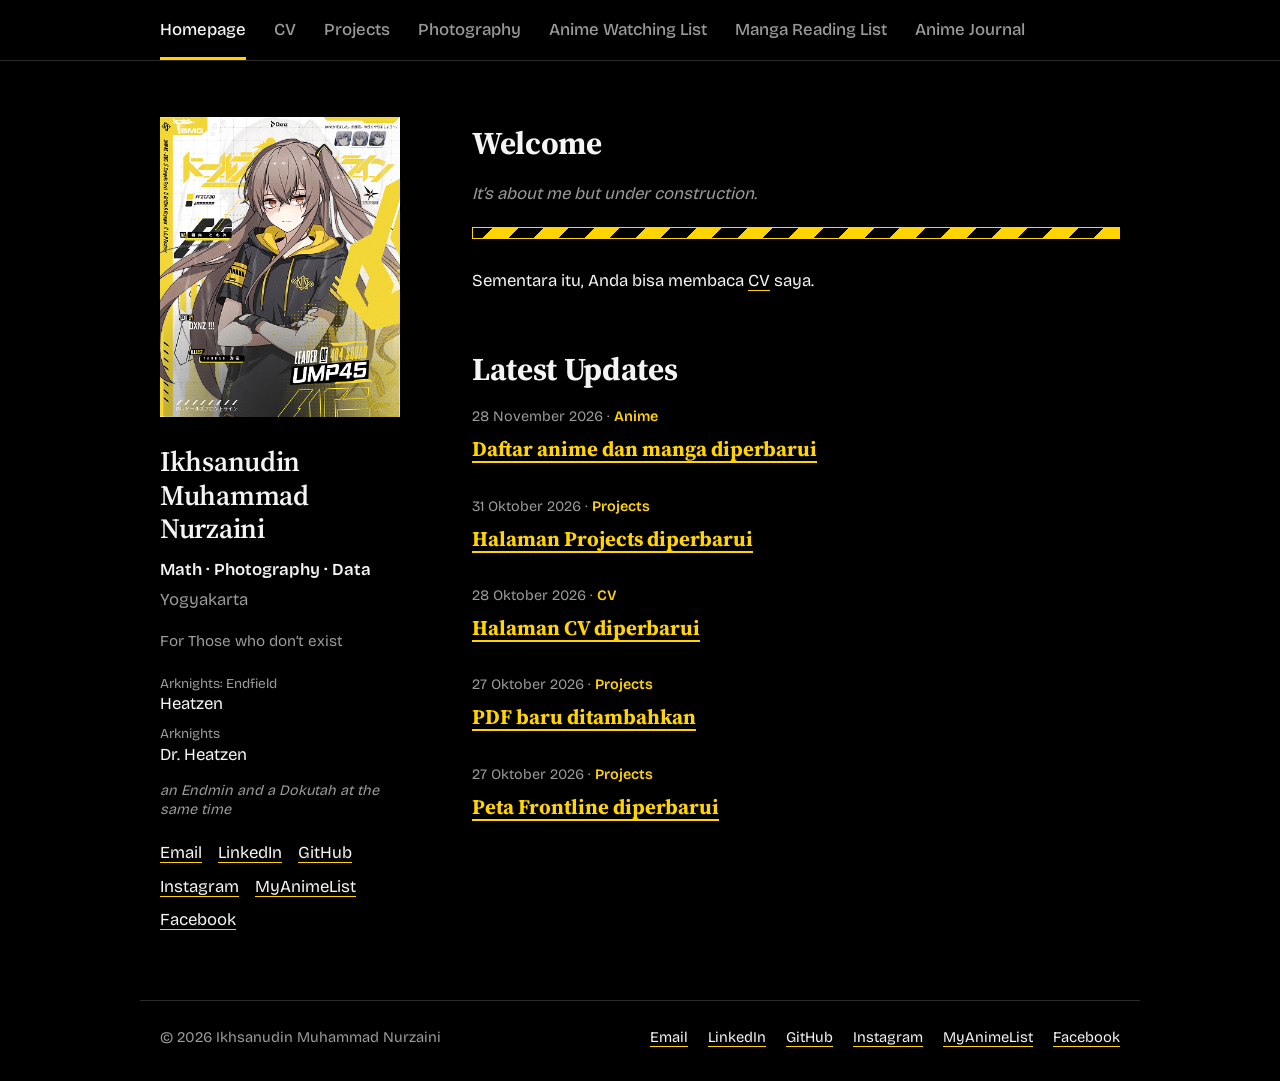
<file: index.html>
<!DOCTYPE html>
<html lang="id">
<head>
<meta charset="utf-8">
<meta name="viewport" content="width=device-width, initial-scale=1">
<title>Homepage | Ikhsanudin Muhammad Nurzaini</title>
<meta name="description" content="Situs pribadi Ikhsanudin Muhammad Nurzaini.">
<meta name="theme-color" content="#000000">
<link rel="icon" href="data:image/svg+xml,%3Csvg xmlns='http://www.w3.org/2000/svg' viewBox='0 0 100 100'%3E%3Crect width='100' height='100' fill='%23ffd400'/%3E%3C/svg%3E">
<link rel="preconnect" href="https://fonts.googleapis.com">
<link rel="preconnect" href="https://fonts.gstatic.com" crossorigin>
<link rel="stylesheet" href="https://fonts.googleapis.com/css2?family=Bricolage+Grotesque:opsz,wght@12..96,400..800&family=Source+Serif+4:opsz,wght@8..60,400..700&display=swap">
<link rel="stylesheet" href="/assets/css/style.css">
<script src="/assets/js/main.js" defer></script>
</head>
<body>
<header id="site-header"></header>
<main>
<div class="home">
<aside class="side">
<!-- Foto profil: taruh file di assets/img/, lalu ganti kotak di bawah dengan <img src="/assets/img/foto-profil.jpg" alt="Foto Ikhsanudin"> -->
   <img class="portrait" src="/assets/img/foto-profil-ump45.jpg" alt="Foto Ikhsanudin" style="object-fit:cover;border:0">
<h1>Ikhsanudin Muhammad Nurzaini</h1>
<p class="role">Math · Photography · Data</p>
<p class="place">Yogyakarta</p>
<p class="tag">For Those who don’t exist</p>
<div class="games"></div>
<!-- Tautan kontak diatur di assets/js/main.js (daftar contact) -->
<p class="links"></p>
</aside>
<section>
<h2>Welcome</h2>
<p class="lead-i">It’s about me but under construction.</p>
<div class="tape thin" role="presentation"></div>
<p>Sementara itu, Anda bisa membaca <a href="/cv/">CV</a> saya.</p>
<h2 class="sec">Latest Updates</h2>
<!-- Contoh. Salin satu blok <article> untuk menambah pembaruan, taruh yang terbaru di atas. -->
<div id="updates"></div>
<script src="/assets/js/updates.js" defer></script>
</section>
</div>
</main>
</body>
</html>
</file>
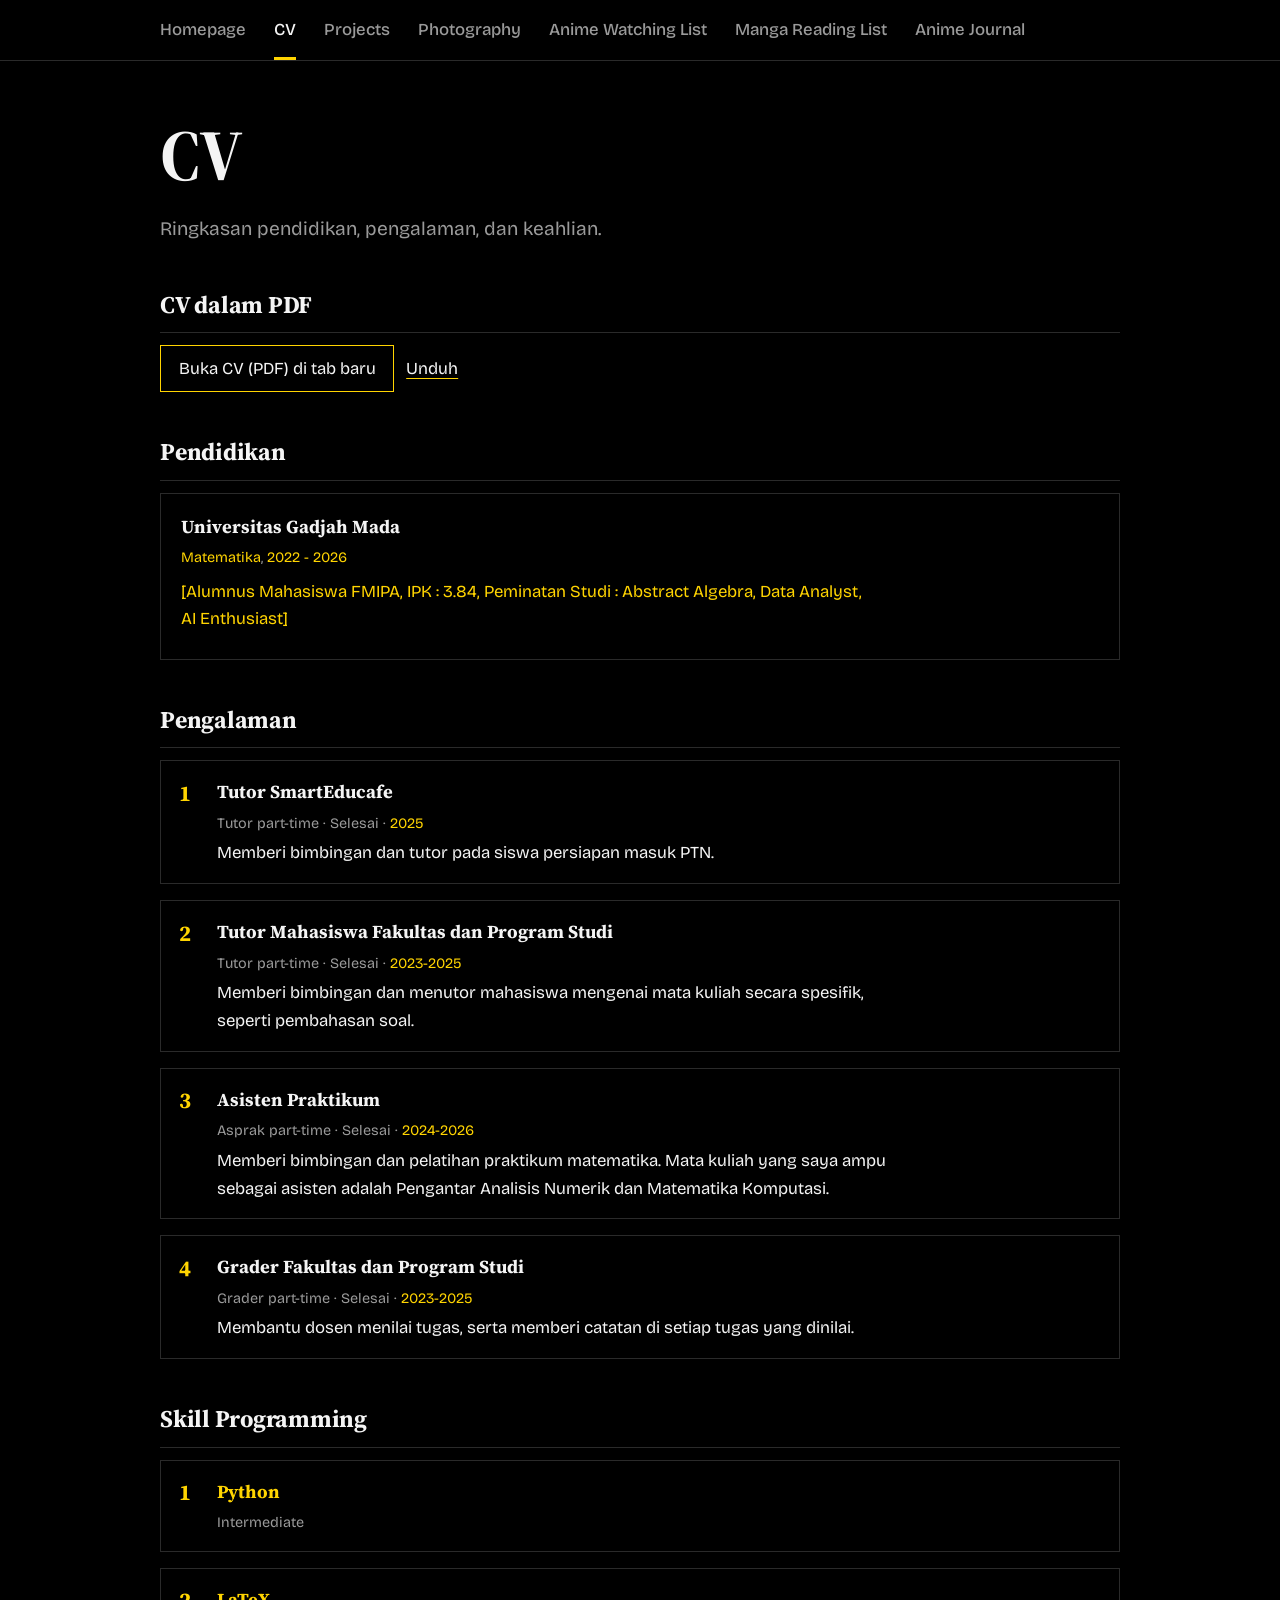
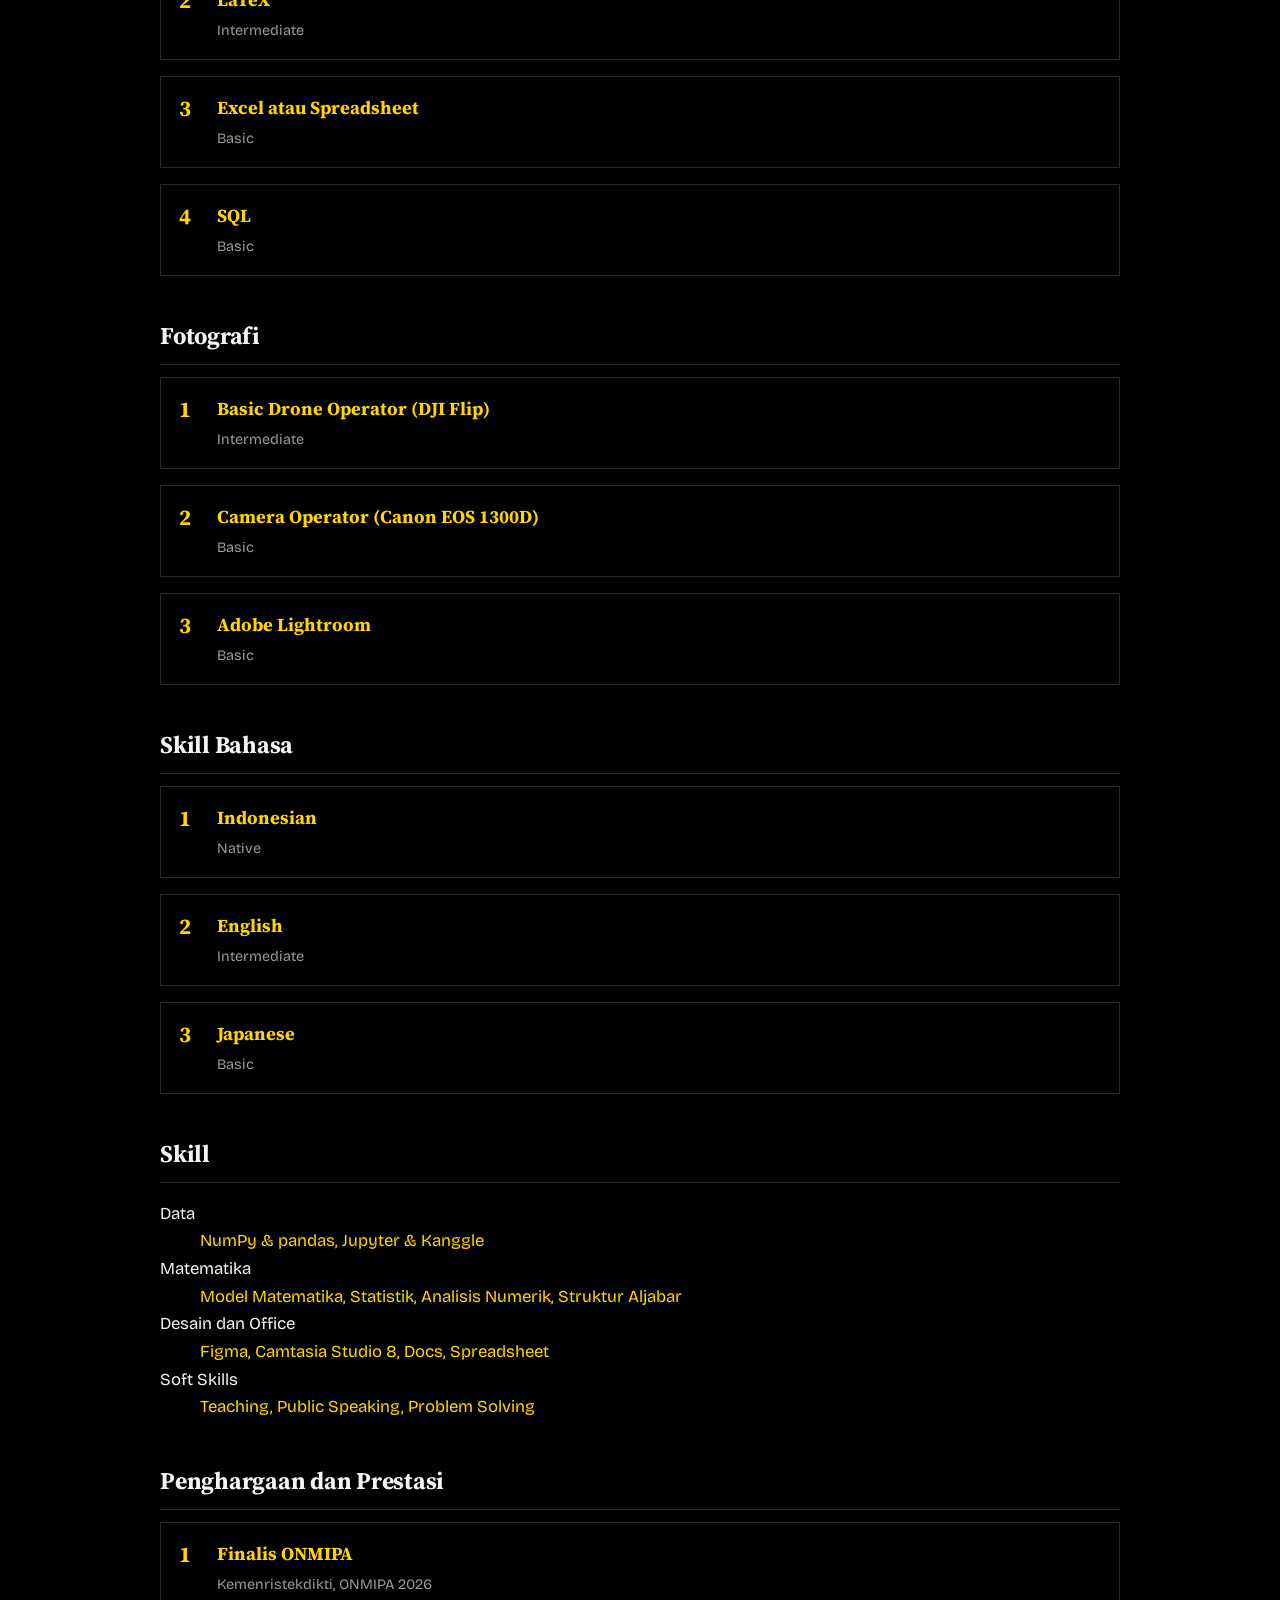
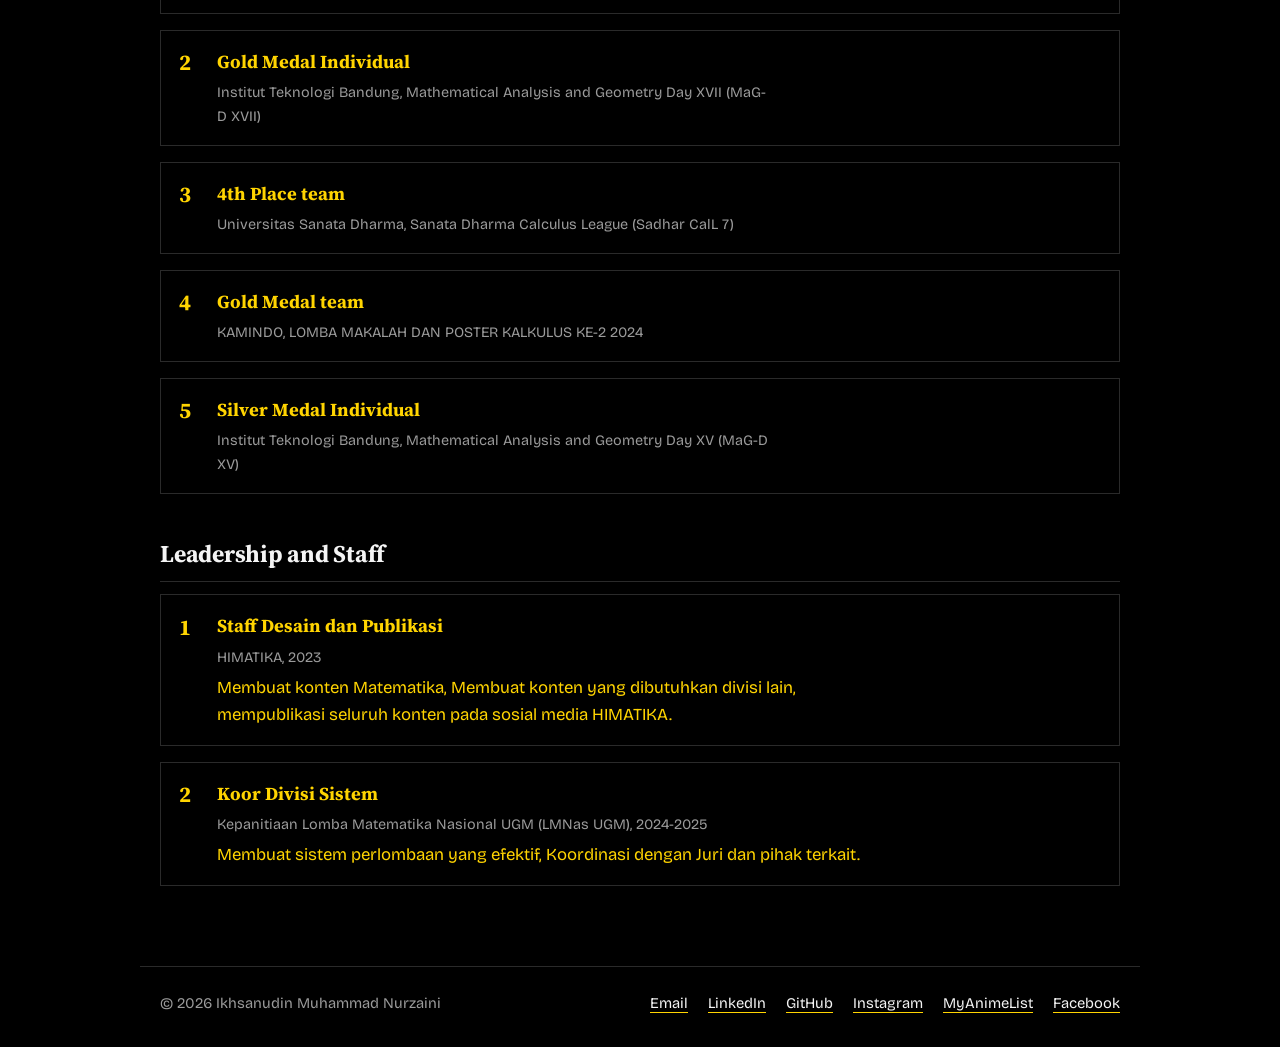
<file: cv/index.html>
<!DOCTYPE html>
<html lang="id">
<head>
<meta charset="utf-8">
<meta name="viewport" content="width=device-width, initial-scale=1">
<title>CV | Ikhsanudin Muhammad Nurzaini</title>
<meta name="description" content="Situs pribadi Ikhsanudin Muhammad Nurzaini.">
<meta name="theme-color" content="#000000">
<link rel="icon" href="data:image/svg+xml,%3Csvg xmlns='http://www.w3.org/2000/svg' viewBox='0 0 100 100'%3E%3Crect width='100' height='100' fill='%23ffd400'/%3E%3C/svg%3E">
<link rel="preconnect" href="https://fonts.googleapis.com">
<link rel="preconnect" href="https://fonts.gstatic.com" crossorigin>
<link rel="stylesheet" href="https://fonts.googleapis.com/css2?family=Bricolage+Grotesque:opsz,wght@12..96,400..800&family=Source+Serif+4:opsz,wght@8..60,400..700&display=swap">
<link rel="stylesheet" href="/assets/css/style.css">
<script src="/assets/js/main.js" defer></script>
</head>
<body>
<header id="site-header"></header>
<main>
<h1>CV</h1>
<p class="lead">Ringkasan pendidikan, pengalaman, dan keahlian.</p>
<h2>CV dalam PDF</h2>
<p><a href="/assets/cv-ikhsanudin.pdf" target="_blank" rel="noopener" style="display:inline-block;padding:.55rem 1.1rem;border:1px solid var(--y);text-decoration:none">Buka CV (PDF) di tab baru</a> &nbsp; <a href="/assets/cv-ikhsanudin.pdf" download>Unduh</a></p>
<h2>Pendidikan</h2>
<div class="card"><h3>Universitas Gadjah Mada</h3><p class="meta"><span class="todo">Matematika</span>, <span class="todo">2022 - 2026</span></p><p><span class="todo">[Alumnus Mahasiswa FMIPA, IPK : 3.84, Peminatan Studi : Abstract Algebra, Data Analyst, AI Enthusiast]</span></p></div>
<style>
.numlist{list-style:none;counter-reset:n;padding:0;margin:0}
.numlist>li{counter-increment:n;position:relative;padding:1rem 1.25rem 1rem 3.5rem;border:1px solid var(--line);margin-bottom:1rem}
.numlist>li::before{content:counter(n);position:absolute;left:1.1rem;top:.9rem;font-family:var(--serif);font-weight:700;font-size:1.4rem;color:var(--y)}
.numlist h3{margin:0 0 .15rem}
.numlist p{margin:.25rem 0 0}
</style>

<h2>Pengalaman</h2>
<!-- Salin satu blok <li>...</li> untuk menambah item. -->
<ol class="numlist">
  <li><h3>Tutor SmartEducafe</h3><p class="meta">Tutor part-time · Selesai · <span class="todo">2025</span></p><p>Memberi bimbingan dan tutor pada siswa persiapan masuk PTN.</p></li>
<li><h3>Tutor Mahasiswa Fakultas dan Program Studi</h3><p class="meta">Tutor part-time · Selesai · <span class="todo">2023-2025</span></p><p>Memberi bimbingan dan menutor mahasiswa mengenai mata kuliah secara spesifik, seperti pembahasan soal.</p></li>
<li><h3>Asisten Praktikum</h3><p class="meta">Asprak part-time · Selesai · <span class="todo">2024-2026</span></p><p>Memberi bimbingan dan pelatihan praktikum matematika. Mata kuliah yang saya ampu sebagai asisten adalah Pengantar Analisis Numerik dan Matematika Komputasi.</p></li>
<li><h3>Grader Fakultas dan Program Studi</h3><p class="meta">Grader part-time · Selesai · <span class="todo">2023-2025</span></p><p>Membantu dosen menilai tugas, serta memberi catatan di setiap tugas yang dinilai.</p></li>
</ol>

<h2>Skill Programming</h2>
<ol class="numlist">
<li><h3 class="todo">Python</h3><p class="meta todo">Intermediate</p></li>
<li><h3 class="todo">LaTeX</h3><p class="meta todo">Intermediate</p></li>
<li><h3 class="todo">Excel atau Spreadsheet</h3><p class="meta todo">Basic</p></li>
<li><h3 class="todo">SQL</h3><p class="meta todo">Basic</p></li>
</ol>

<h2>Fotografi</h2>
<ol class="numlist">
<li><h3 class="todo">Basic Drone Operator (DJI Flip)</h3><p class="meta todo">Intermediate</p></li>
<li><h3 class="todo">Camera Operator (Canon EOS 1300D)</h3><p class="meta todo">Basic</p></li>
<li><h3 class="todo">Adobe Lightroom</h3><p class="meta todo">Basic</p></li>
</ol>

<h2>Skill Bahasa</h2>
<ol class="numlist">
<li><h3 class="todo">Indonesian</h3><p class="meta todo">Native</p></li>
<li><h3 class="todo">English</h3><p class="meta todo">Intermediate</p></li>
<li><h3 class="todo">Japanese</h3><p class="meta todo">Basic</p></li>
</ol>

<h2>Skill</h2>
<!-- Untuk menambah baris (mis. Data &amp; Tools, Mathematics), salin satu pasangan <dt>...</dt><dd>...</dd>. -->
<dl class="skills">
<dt>Data</dt><dd class="todo">NumPy & pandas, Jupyter & Kanggle</dd>
<dt>Matematika</dt><dd class="todo">Model Matematika, Statistik, Analisis Numerik, Struktur Aljabar</dd>
<dt>Desain dan Office</dt><dd class="todo">Figma, Camtasia Studio 8, Docs, Spreadsheet</dd>
<dt>Soft Skills</dt><dd class="todo">Teaching, Public Speaking, Problem Solving</dd>
</dl>


<h2>Penghargaan dan Prestasi</h2>
<ol class="numlist">
<li><h3 class="todo">Finalis ONMIPA</h3><p class="meta todo">Kemenristekdikti, ONMIPA 2026</p></li>
<li><h3 class="todo">Gold Medal Individual</h3><p class="meta todo">Institut Teknologi Bandung, Mathematical Analysis and Geometry Day XVII (MaG-D XVII)</p></li>
<li><h3 class="todo">4th Place team</h3><p class="meta todo">Universitas Sanata Dharma, Sanata Dharma Calculus League (Sadhar CalL 7)</p></li>
<li><h3 class="todo">Gold Medal team</h3><p class="meta todo">KAMINDO, LOMBA MAKALAH DAN POSTER KALKULUS KE-2 2024</p></li>
<li><h3 class="todo">Silver Medal Individual</h3><p class="meta todo">Institut Teknologi Bandung, Mathematical Analysis and Geometry Day XV (MaG-D XV)</p></li>
</ol>

<h2>Leadership and Staff</h2>
<ol class="numlist">
<li><h3 class="todo">Staff Desain dan Publikasi </h3><p class="meta todo">HIMATIKA, 2023</p><p class="todo">Membuat konten Matematika, Membuat konten yang dibutuhkan divisi lain, mempublikasi seluruh konten pada sosial media HIMATIKA.</p></li>
<li><h3 class="todo">Koor Divisi Sistem </h3><p class="meta todo">Kepanitiaan Lomba Matematika Nasional UGM (LMNas UGM), 2024-2025</p><p class="todo">Membuat sistem perlombaan yang efektif, Koordinasi dengan Juri dan pihak terkait.</p></li>
</ol>
<!--<p class="todo">[Penghargaan atau Prestasi]</p>-->
<!-- Tombol unduh CV: taruh PDF di assets/ lalu tambahkan <a href="/assets/cv.pdf">Unduh CV (PDF)</a> -->

<!--<p class="todo">[]</p>-->
<!-- Tombol unduh CV: taruh PDF di assets/ lalu tambahkan <a href="/assets/cv.pdf">Unduh CV (PDF)</a> -->
</main>
</body>
</html>
</file>
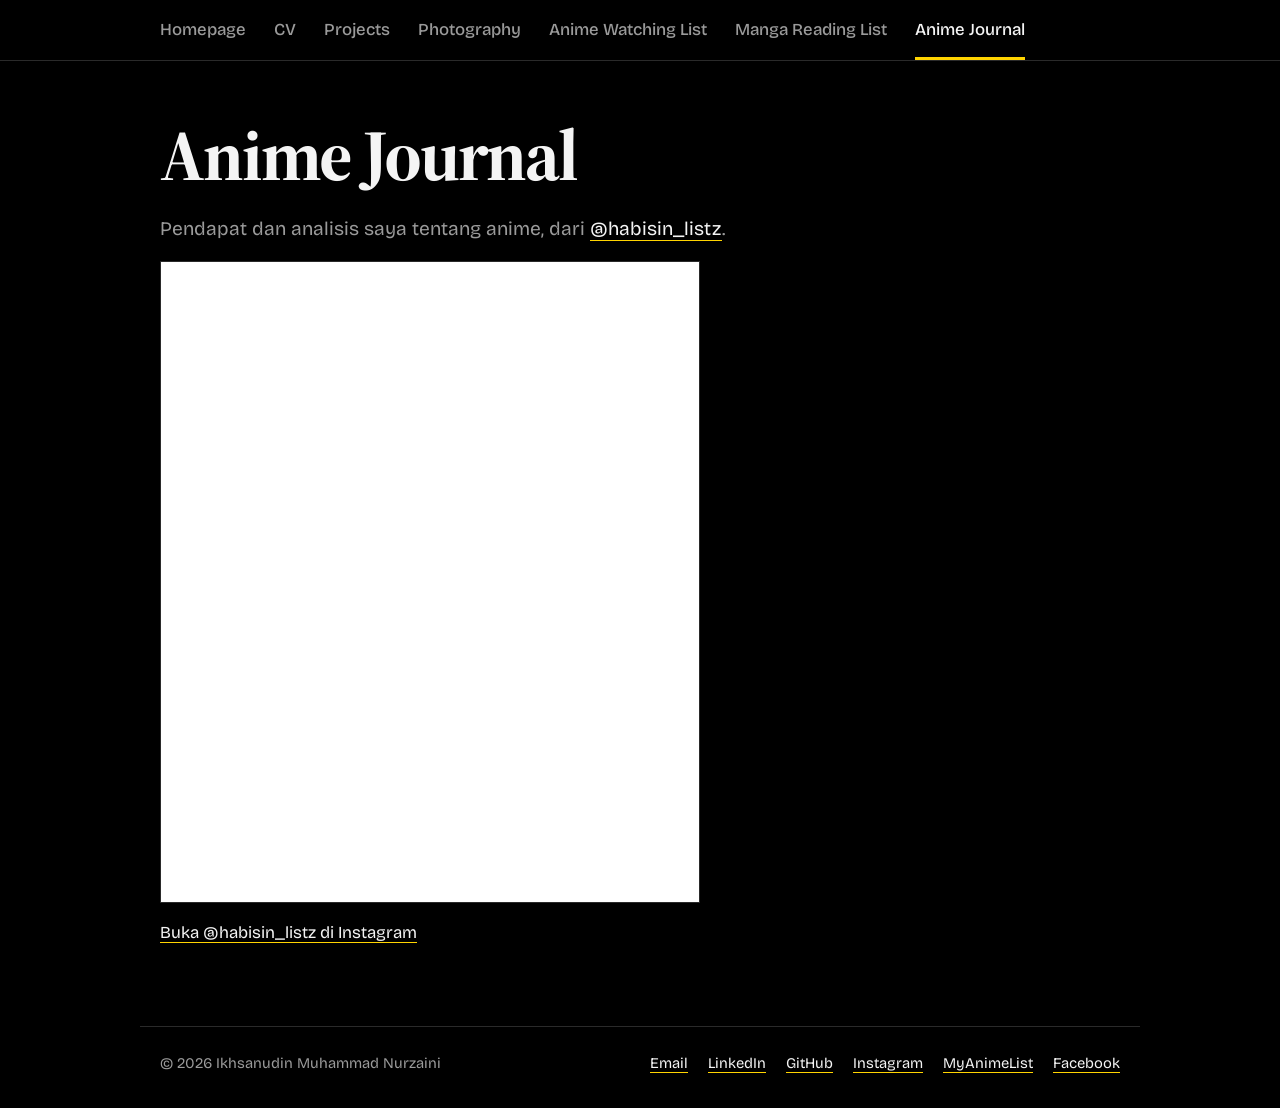
<file: pembahasan-anime/index.html>
<!DOCTYPE html>
<html lang="id">
<head>
<meta charset="utf-8">
<meta name="viewport" content="width=device-width, initial-scale=1">
<title>Anime Journal | Ikhsanudin Muhammad Nurzaini</title>
<meta name="description" content="Situs pribadi Ikhsanudin Muhammad Nurzaini.">
<meta name="theme-color" content="#000000">
<link rel="icon" href="data:image/svg+xml,%3Csvg xmlns='http://www.w3.org/2000/svg' viewBox='0 0 100 100'%3E%3Crect width='100' height='100' fill='%23ffd400'/%3E%3C/svg%3E">
<link rel="preconnect" href="https://fonts.googleapis.com">
<link rel="preconnect" href="https://fonts.gstatic.com" crossorigin>
<link rel="stylesheet" href="https://fonts.googleapis.com/css2?family=Bricolage+Grotesque:opsz,wght@12..96,400..800&family=Source+Serif+4:opsz,wght@8..60,400..700&display=swap">
<link rel="stylesheet" href="/assets/css/style.css">
<script src="/assets/js/main.js" defer></script>
</head>
<body>
<header id="site-header"></header>
<main>
<h1>Anime Journal</h1>
<p class="lead">Pendapat dan analisis saya tentang anime, dari <a href="https://www.instagram.com/habisin_listz/">@habisin_listz</a>.</p>
<!-- Embed profil Instagram: otomatis menampilkan postingan terbaru. Tinggi kotak diatur di CSS (.igwrap iframe). -->
<div class="igwrap"><iframe src="https://www.instagram.com/habisin_listz/embed/" title="Instagram @habisin_listz" loading="lazy" scrolling="no"></iframe></div>
<p><a href="https://www.instagram.com/habisin_listz/">Buka @habisin_listz di Instagram</a></p>
</main>
</body>
</html>
</file>
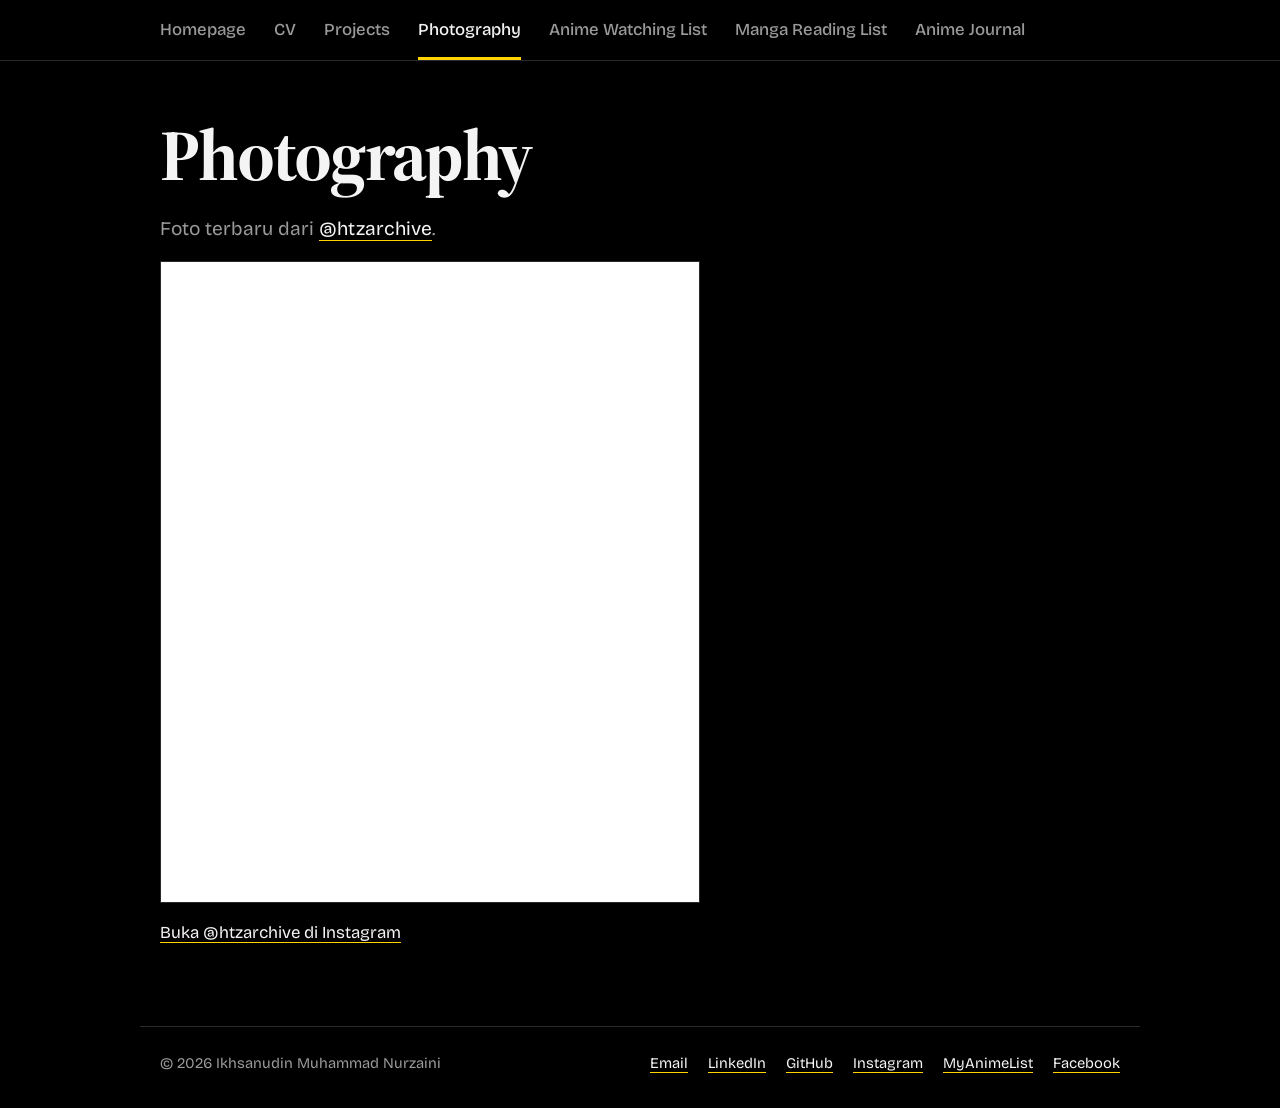
<file: photography/index.html>
<!DOCTYPE html>
<html lang="id">
<head>
<meta charset="utf-8">
<meta name="viewport" content="width=device-width, initial-scale=1">
<title>Photography | Ikhsanudin Muhammad Nurzaini</title>
<meta name="description" content="Situs pribadi Ikhsanudin Muhammad Nurzaini.">
<meta name="theme-color" content="#000000">
<link rel="icon" href="data:image/svg+xml,%3Csvg xmlns='http://www.w3.org/2000/svg' viewBox='0 0 100 100'%3E%3Crect width='100' height='100' fill='%23ffd400'/%3E%3C/svg%3E">
<link rel="preconnect" href="https://fonts.googleapis.com">
<link rel="preconnect" href="https://fonts.gstatic.com" crossorigin>
<link rel="stylesheet" href="https://fonts.googleapis.com/css2?family=Bricolage+Grotesque:opsz,wght@12..96,400..800&family=Source+Serif+4:opsz,wght@8..60,400..700&display=swap">
<link rel="stylesheet" href="/assets/css/style.css">
<script src="/assets/js/main.js" defer></script>
</head>
<body>
<header id="site-header"></header>
<main>
<h1>Photography</h1>
<p class="lead">Foto terbaru dari <a href="https://www.instagram.com/htzarchive/">@htzarchive</a>.</p>
<!-- Embed profil Instagram: otomatis menampilkan postingan terbaru. Jumlah foto yang terlihat diatur lewat tinggi iframe (CSS .igwrap iframe, saat ini 640px).
     Alternatif: embed per postingan (menu ··· > Embed di Instagram), tempel kodenya di sini, dan tambahkan <script async src="https://www.instagram.com/embed.js"></script>. -->
<div class="igwrap"><iframe src="https://www.instagram.com/htzarchive/embed/" title="Instagram @htzarchive" loading="lazy" scrolling="no"></iframe></div>
<p><a href="https://www.instagram.com/htzarchive/">Buka @htzarchive di Instagram</a></p>
</main>
</body>
</html>
</file>
<file: assets/css/style.css>
:root{--bg:#000;--fg:#f4f4f4;--mute:#9a9a9a;--line:#2a2a2a;--y:#ffd400;--w:880px}
*{box-sizing:border-box}
html{color-scheme:dark;scroll-padding-top:4rem}
body{margin:0;background:var(--bg);color:var(--fg);font:400 1.05rem/1.65 "Bricolage Grotesque",system-ui,-apple-system,"Segoe UI",sans-serif;min-height:100vh;display:flex;flex-direction:column}
main,footer,#site-header nav{width:100%;max-width:var(--w);margin-inline:auto;padding-inline:1.25rem}
main{flex:1;padding-block:3.5rem 4rem}
a{color:var(--fg);text-decoration-color:var(--y);text-underline-offset:.25em}
a:hover{color:var(--y)}
:focus-visible{outline:2px solid var(--y);outline-offset:3px}
#site-header{position:sticky;top:0;z-index:5;background:var(--bg);border-bottom:1px solid var(--line)}
#site-header nav{display:flex;gap:1.75rem;overflow-x:auto;white-space:nowrap;scrollbar-width:none}
#site-header nav::-webkit-scrollbar{display:none}
#site-header a{padding:1rem 0 .85rem;text-decoration:none;color:var(--mute);border-bottom:3px solid transparent;font-weight:500}
#site-header a:hover{color:var(--fg)}
#site-header a[aria-current]{color:var(--fg);border-color:var(--y)}
h1{font-size:clamp(2.4rem,7vw,4.5rem);line-height:1.05;letter-spacing:-.03em;font-weight:800;margin:0 0 1.25rem}
h2{font-size:1.5rem;letter-spacing:-.01em;margin:2.5rem 0 .75rem;padding-bottom:.5rem;border-bottom:1px solid var(--line)}
h3{font-size:1.15rem;margin:0 0 .25rem}
p{margin:0 0 1rem;max-width:62ch}
.lead{font-size:1.2rem;color:var(--mute)}
.tape{height:22px;margin:2rem 0 1.25rem;background:repeating-linear-gradient(-45deg,var(--y) 0 18px,#000 18px 36px);border:1px solid var(--y)}
.todo{color:var(--y)}
.portrait{width:140px;aspect-ratio:1;border:1px dashed var(--mute);display:grid;place-items:center;color:var(--mute);font-size:.9rem;margin-bottom:1.75rem}
.card{border:1px solid var(--line);padding:1.1rem 1.25rem;margin-bottom:1rem}
.card:hover{border-color:var(--y)}
.card p{margin:.25rem 0 .5rem;color:var(--mute)}
.meta{color:var(--mute);font-size:.9rem}
.gallery{display:grid;grid-template-columns:repeat(auto-fill,minmax(230px,1fr));gap:.75rem}
.gallery figure{margin:0;aspect-ratio:4/3;border:1px dashed var(--line);display:grid;place-items:center;color:var(--mute);font-size:.9rem;overflow:hidden}
.gallery img{width:100%;height:100%;object-fit:cover}
.tablewrap{overflow-x:auto}
table{border-collapse:collapse;width:100%;min-width:540px}
th,td{text-align:left;padding:.65rem .75rem;border-bottom:1px solid var(--line)}
th{color:var(--y);font-weight:600;border-bottom:2px solid var(--y)}
footer{padding-block:1.5rem 2rem;border-top:1px solid var(--line);color:var(--mute);font-size:.92rem;display:flex;flex-wrap:wrap;gap:.5rem 1.5rem;justify-content:space-between}
footer ul{list-style:none;display:flex;gap:1.25rem;margin:0;padding:0}
@media (prefers-reduced-motion:no-preference){a{transition:color .15s}.card{transition:border-color .15s}}

/* v2: tata letak homepage ala screenshot, heading serif, preview MAL & Instagram */
:root{--w:1000px;--serif:"Source Serif 4",Georgia,"Times New Roman",serif}
h1,h2,h3{font-family:var(--serif)}
h1{font-weight:700}
.home{display:grid;grid-template-columns:240px 1fr;gap:3rem 4.5rem;align-items:start}
.side .portrait{width:100%;aspect-ratio:4/5}
.side h1{font-size:1.75rem;letter-spacing:-.01em;line-height:1.2;font-weight:600;margin:0 0 .6rem}
.side p{margin:0 0 .15rem}
.side .role{font-weight:600}
.side .place{color:var(--mute)}
.side .tag{color:var(--mute);font-size:.95rem;margin-top:1rem}
.side .links{display:flex;flex-wrap:wrap;gap:.35rem 1rem;margin-top:1.25rem}
.home h2{border:0;padding:0;margin:0 0 .6rem;font-size:2rem}
.home h2.sec{margin-top:3rem}
.lead-i{font-style:italic;color:var(--mute)}
.tape.thin{height:12px;margin:1.25rem 0 1.75rem}
.update{margin-bottom:1.75rem}
.update .meta{margin:0}
.update .meta b{color:var(--y);font-weight:600}
.update h3{font-size:1.3rem;margin:.2rem 0}
.update h3 a{color:var(--y)}
.update p:last-child{margin:0}
.mal{display:grid;grid-template-columns:repeat(auto-fill,minmax(150px,1fr));gap:1.25rem 1rem;margin-bottom:1.5rem}
.mal>p{grid-column:1/-1}
.mal-card{display:flex;flex-direction:column;gap:.2rem;text-decoration:none;color:var(--fg)}
.mal-card img{width:100%;aspect-ratio:2/3;object-fit:cover;border:1px solid var(--line);background:#111}
.mal-card:hover img{border-color:var(--y)}
.mal-card strong{font-weight:600;line-height:1.3;font-size:.98rem}
.mal-card span{color:var(--mute);font-size:.88rem}
.igwrap{max-width:540px;border:1px solid var(--line);margin-bottom:1rem}
.igwrap iframe{display:block;width:100%;height:640px;border:0;background:#fff}
@media (max-width:760px){.home{grid-template-columns:1fr}.side .portrait{max-width:200px}}
</file>
